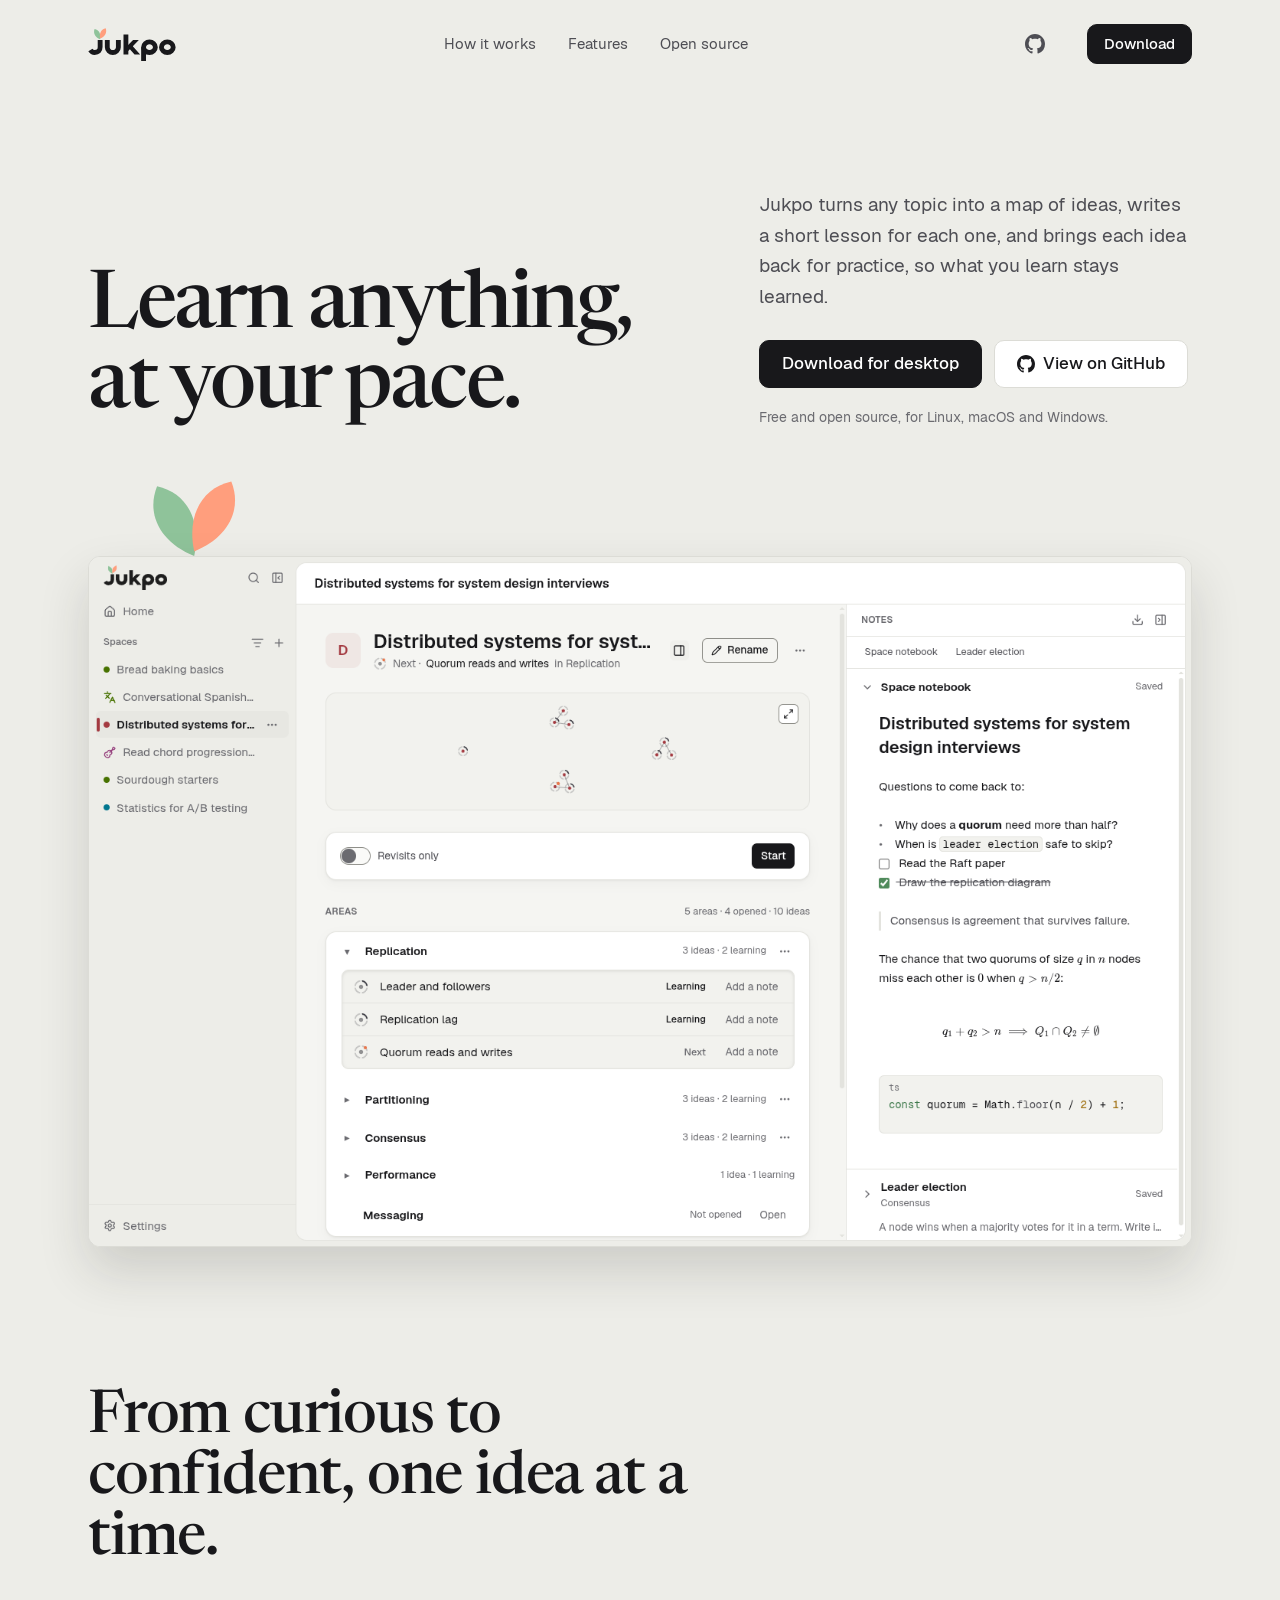
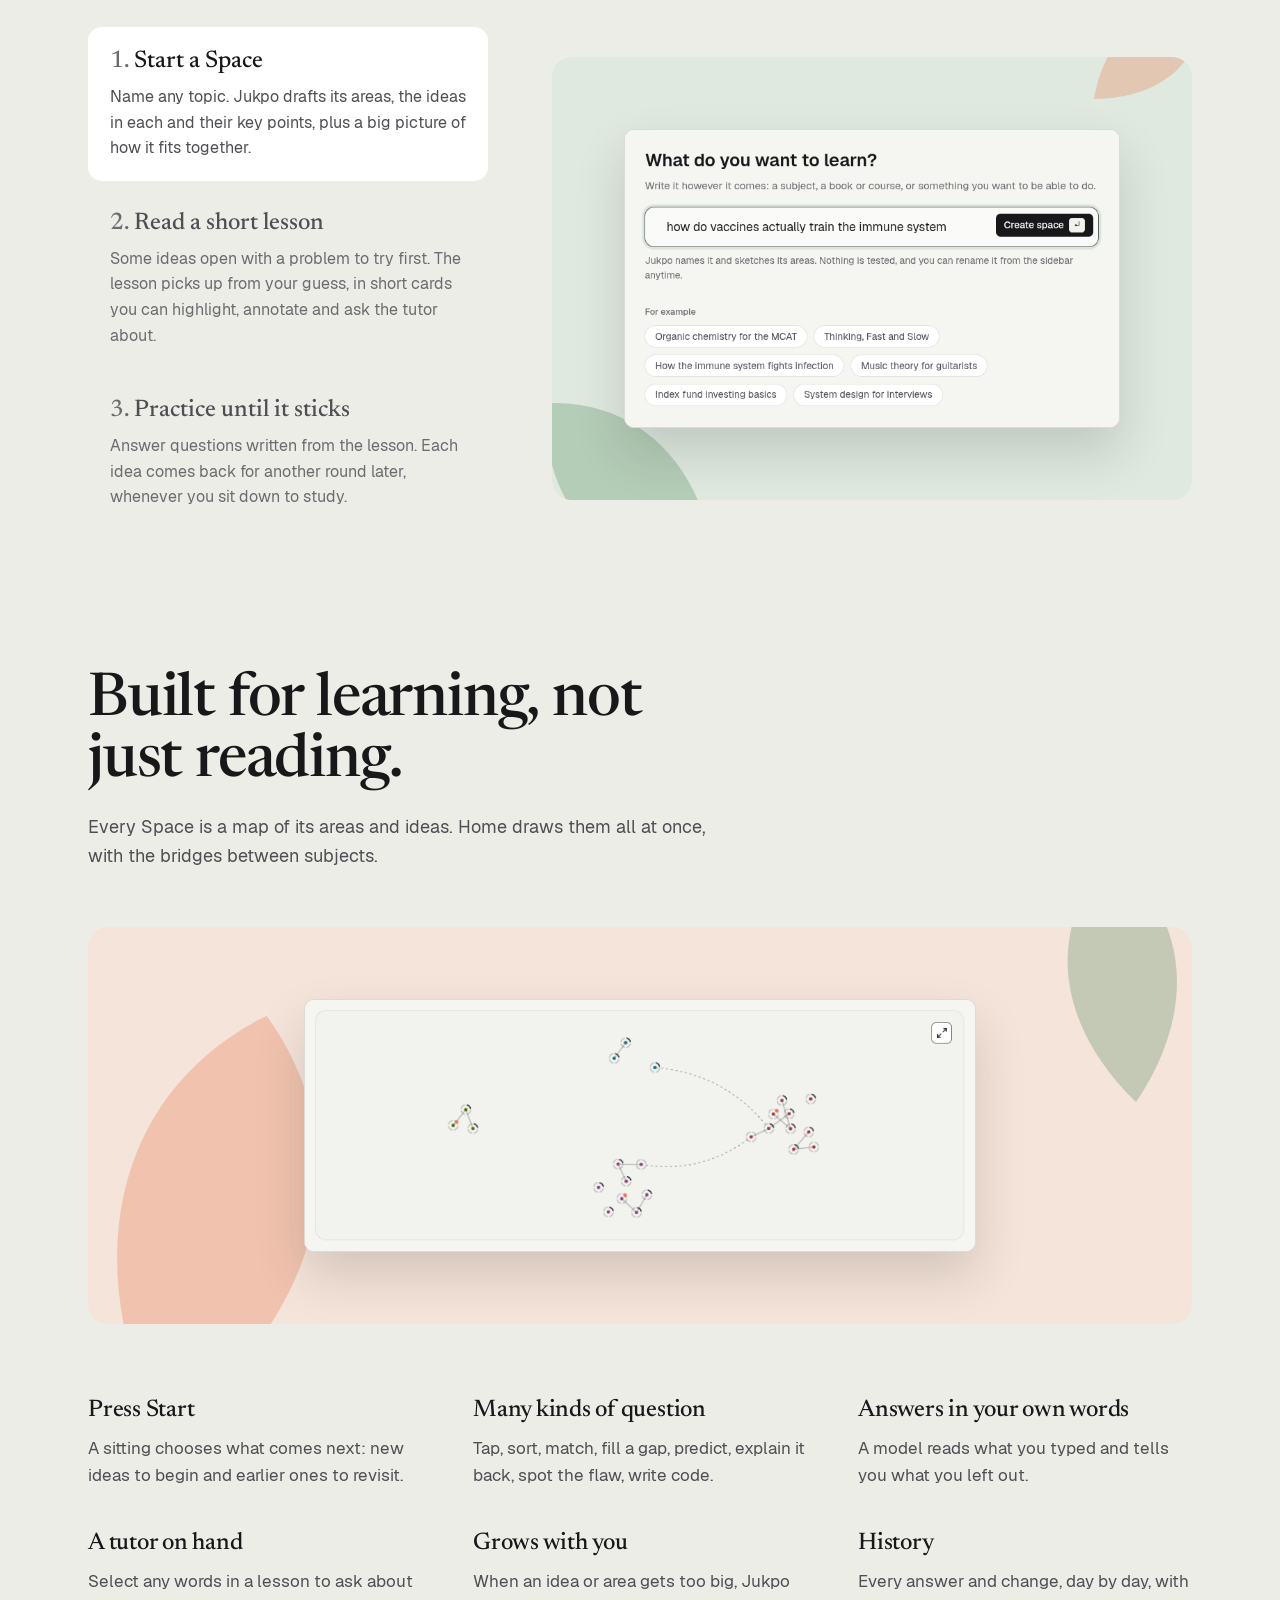
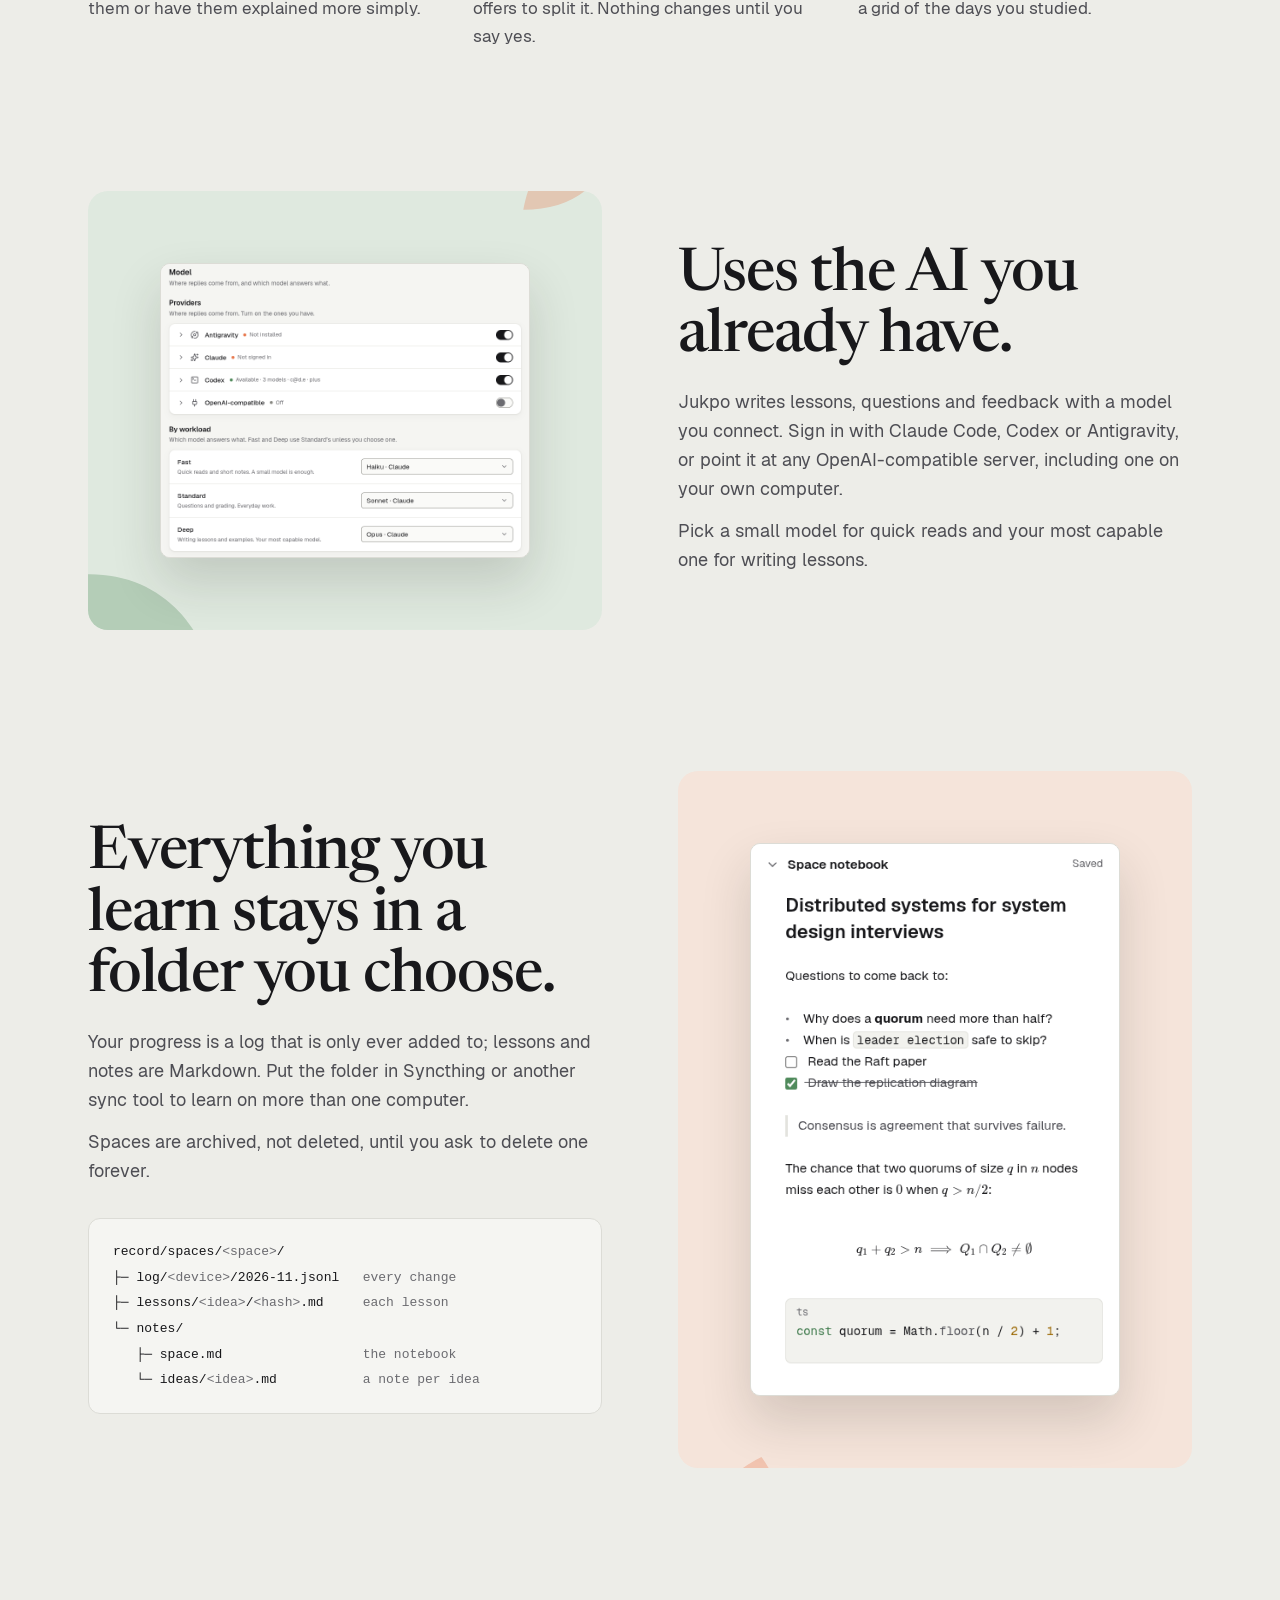
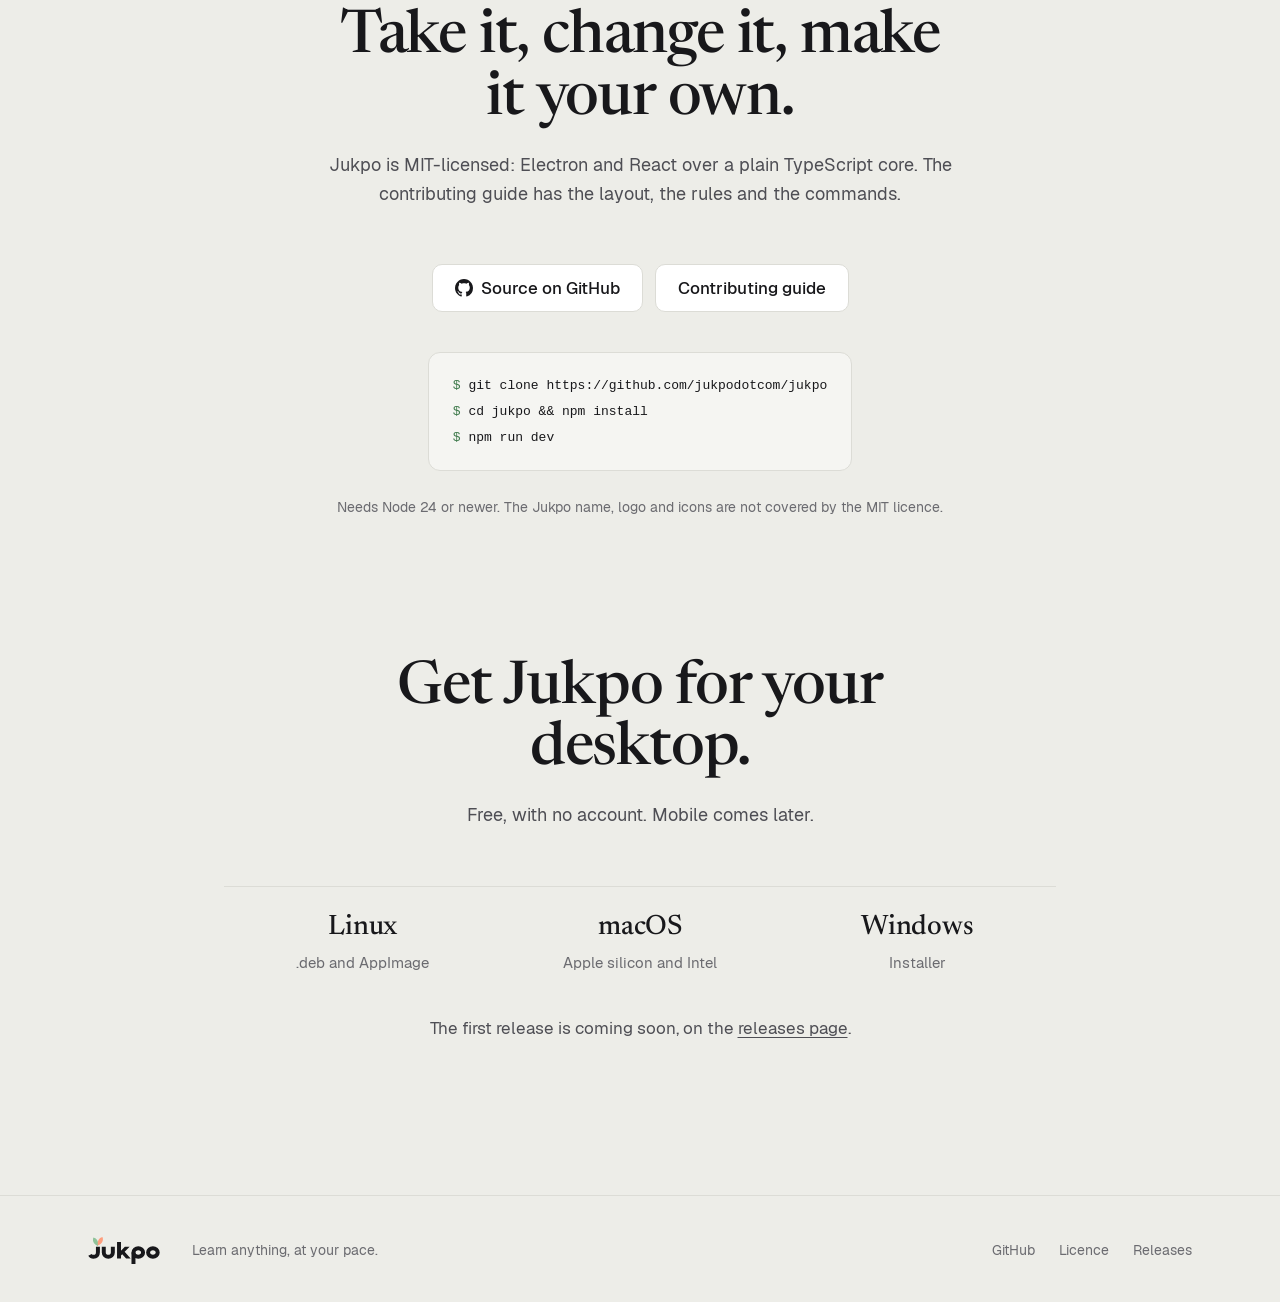
<file: index.html>
<!DOCTYPE html>
<html lang="en">
<head>
  <meta charset="UTF-8">
  <meta name="viewport" content="width=device-width, initial-scale=1.0">
  <meta name="color-scheme" content="dark light">
  <meta name="description" content="Jukpo is a free, open-source desktop app for learning anything at your pace: it maps a topic into ideas, writes a short lesson for each, and brings each idea back for practice.">
  <title>Jukpo: learn anything, at your pace</title>
  <link rel="icon" href="/favicon.ico" sizes="any">
  <link rel="icon" href="/favicon.svg" type="image/svg+xml">
  <link rel="apple-touch-icon" href="/apple-touch-icon.png">
  <link rel="preload" href="/assets/fonts/Newsreader-latin.woff2" as="font" type="font/woff2" crossorigin>
  <script>document.documentElement.classList.add("js");</script>
  <style>
    /*
     * Type: Newsreader for headings, Geist (the app's face) for everything else.
     * Both are SIL Open Font License; the licences are in /assets/fonts/.
     */
    @font-face { font-family: "Newsreader"; font-style: normal; font-weight: 400 600; font-display: swap; src: url("/assets/fonts/Newsreader-latin.woff2") format("woff2"); }
    @font-face { font-family: "Geist"; font-weight: 400; font-display: swap; src: url("/assets/fonts/Geist-Regular.woff2") format("woff2"); }
    @font-face { font-family: "Geist"; font-weight: 500; font-display: swap; src: url("/assets/fonts/Geist-Medium.woff2") format("woff2"); }
    @font-face { font-family: "Geist"; font-weight: 600; font-display: swap; src: url("/assets/fonts/Geist-SemiBold.woff2") format("woff2"); }
    @font-face { font-family: "Geist Mono"; font-weight: 400; font-display: swap; src: url("/assets/fonts/GeistMono-Regular.woff2") format("woff2"); }

    /*
     * Colours are the app's own (theme.css): Graphite by default, Paper when the system asks for light.
     * A "stage" is where a screenshot sits: a quiet field tinted by one of the mark's two leaves,
     * with the leaves themselves drawn large behind it.
     */
    :root {
      --surface: #101010;
      --page: #151515;
      --card: #1d1d1c;
      --line: #2b2b29;
      --ink: #ececec;
      --soft: #b8b7b2;
      --faint: #94938e;
      --primary: #ececec;
      --primary-ink: #111111;
      --sage: #8fc39a;
      --sage-ink: #8fc39a;
      --peach: #ff9e7d;
      --stage-sage: #172019;
      --stage-peach: #231a16;
      --leaf-mix: 20%;
      --shot-shadow: 0 24px 60px rgb(0 0 0 / .45);
      --serif: "Newsreader", ui-serif, Georgia, serif;
      --sans: "Geist", ui-sans-serif, system-ui, sans-serif;
      --mono: "Geist Mono", ui-monospace, monospace;
      --wide: 74rem;
    }
    @media (prefers-color-scheme: light) {
      :root {
        --surface: #edede8;
        --page: #f5f5f2;
        --card: #ffffff;
        --line: #dcdcd6;
        --ink: #18181b;
        --soft: #4e4e54;
        --faint: #6b6b70;
        --primary: #18181b;
        --primary-ink: #ffffff;
        --sage: #4f8a5b;
        --sage-ink: #3f7a4c;
        --peach: #e8774c;
        --stage-sage: #dfe9df;
        --stage-peach: #f5e4da;
        --leaf-mix: 30%;
        --shot-shadow: 0 24px 50px rgb(40 40 30 / .16);
      }
    }

    * { box-sizing: border-box; }
    body {
      margin: 0;
      background: var(--surface);
      color: var(--ink);
      font: 1.0625rem/1.6 var(--sans);
      -webkit-font-smoothing: antialiased;
    }
    a { color: inherit; text-underline-offset: .2em; }
    :focus-visible { outline: 2px solid var(--sage-ink); outline-offset: 3px; border-radius: 4px; }
    img { display: block; width: 100%; height: auto; }
    picture { display: block; }
    .wrap { width: 100%; max-width: var(--wide); margin: 0 auto; padding: 0 clamp(1.25rem, 4vw, 2.5rem); }
    .skip { position: absolute; left: -999px; }
    .skip:focus { left: 1rem; top: 1rem; z-index: 10; background: var(--card); padding: .5rem .75rem; }

    h1, h2, h3 { margin: 0; font-family: var(--serif); font-weight: 500; }
    h1 { font-size: clamp(2.75rem, 6.6vw, 5rem); line-height: 1; letter-spacing: -0.03em; }
    h2 { font-size: clamp(2.25rem, 5vw, 3.75rem); line-height: 1.02; letter-spacing: -0.02em; }
    h3 { font-size: 1.5rem; line-height: 1.2; letter-spacing: -0.01em; }
    section { padding: clamp(5rem, 11vw, 9rem) 0 0; }
    .head { max-width: 40rem; margin-bottom: clamp(2.5rem, 5vw, 3.5rem); }
    .head p, .text p { margin: 1.25rem 0 0; color: var(--soft); font-size: 1.125rem; }
    .center { text-align: center; }
    .center .head { margin-inline: auto; }

    .btn {
      display: inline-flex; align-items: center; justify-content: center; gap: .5rem;
      height: 3rem; padding: 0 1.375rem; border-radius: 10px;
      border: 1px solid var(--line); background: var(--card); color: var(--ink);
      font-weight: 500; text-decoration: none;
    }
    .btn:hover { border-color: var(--faint); }
    .btn.primary { background: var(--primary); border-color: var(--primary); color: var(--primary-ink); }
    .btn.primary:hover { opacity: .9; }
    .btn svg { width: 1.125rem; height: 1.125rem; fill: currentColor; }
    .actions { display: flex; flex-wrap: wrap; gap: .75rem; margin-top: 2rem; }
    .center .actions { justify-content: center; }

    /* Header */
    header .wrap { display: flex; align-items: center; gap: 2rem; height: 5.5rem; }
    .brand svg { display: block; width: 5.5rem; height: auto; fill: var(--ink); }
    header nav { display: flex; gap: 2rem; margin: 0 auto; font-size: .9375rem; }
    header nav a { color: var(--soft); text-decoration: none; }
    header nav a:hover { color: var(--ink); }
    header .btn { height: 2.5rem; padding: 0 1rem; font-size: .9375rem; }
    .github { display: inline-grid; place-items: center; width: 2.5rem; height: 2.5rem; color: var(--soft); }
    .github:hover { color: var(--ink); }
    .github svg { width: 1.25rem; height: 1.25rem; fill: currentColor; }
    @media (max-width: 52rem) { header nav { display: none; } header .github { margin-left: auto; } }

    /* Hero: the headline on the left, what it means on the right, then the app itself with the mark's leaves growing out of it. */
    .hero { padding-top: clamp(3rem, 8vw, 6.5rem); }
    .hero-top { display: grid; grid-template-columns: minmax(0, 7fr) minmax(0, 5fr); gap: 2rem clamp(2rem, 5vw, 4.5rem); align-items: end; }
    .hero .lead { max-width: 30rem; margin: 0; color: var(--soft); font-size: clamp(1.0625rem, 1.6vw, 1.1875rem); }
    .hero .actions { margin-top: 1.75rem; }
    .hero .note { margin: 1.125rem 0 0; color: var(--faint); font-size: .875rem; }
    @media (max-width: 56rem) { .hero-top { grid-template-columns: minmax(0, 1fr); } }
    .window { position: relative; isolation: isolate; margin-top: clamp(4.5rem, 10vw, 8rem); }
    .window .sprout { position: absolute; z-index: -1; left: 5%; bottom: calc(100% - 3px); width: clamp(3.5rem, 8vw, 6.5rem); height: auto; aspect-ratio: 44 / 35; }
    .window .shot { border-radius: 12px; }

    /* A stage and the screenshot on it */
    .stage {
      position: relative; isolation: isolate; overflow: hidden;
      display: grid; place-items: center;
      padding: clamp(1.25rem, 6vw, 4.5rem);
      border-radius: 20px;
      background: var(--stage-sage);
      --leaf: color-mix(in srgb, var(--sage) var(--leaf-mix), var(--stage-sage));
      --leaf-2: color-mix(in srgb, var(--peach) var(--leaf-mix), var(--stage-sage));
    }
    .stage.peach {
      background: var(--stage-peach);
      --leaf: color-mix(in srgb, var(--peach) var(--leaf-mix), var(--stage-peach));
      --leaf-2: color-mix(in srgb, var(--sage) var(--leaf-mix), var(--stage-peach));
    }
    .stage > svg { position: absolute; z-index: -1; height: auto; aspect-ratio: 26 / 32; pointer-events: none; }
    .stage > .l1 { width: max(30%, 9rem); left: -3%; bottom: -26%; transform: rotate(-14deg); fill: var(--leaf); }
    .stage > .l2 { width: max(17%, 5rem); right: -2%; top: -16%; transform: rotate(22deg); fill: var(--leaf-2); }
    .shot { width: 100%; border-radius: 10px; overflow: hidden; box-shadow: var(--shot-shadow); border: 1px solid var(--line); background: var(--page); }
    .shot.narrow { max-width: 42rem; }

    /* How it works: pick a step, see it */
    .tour { display: grid; grid-template-columns: minmax(0, 5fr) minmax(0, 8fr); gap: clamp(2rem, 5vw, 4rem); align-items: center; }
    .steps { list-style: none; margin: 0; padding: 0; display: grid; gap: .5rem; counter-reset: step; }
    .steps button {
      all: unset; box-sizing: border-box; display: block; width: 100%; cursor: pointer;
      padding: 1.25rem 1.375rem; border-radius: 14px; counter-increment: step;
      color: var(--faint);
    }
    .steps button:focus-visible { outline: 2px solid var(--sage-ink); outline-offset: 2px; }
    .steps .title { display: block; font: 500 1.5rem/1.2 var(--serif); color: var(--soft); }
    .steps .title::before { content: counter(step) ".  "; color: var(--faint); }
    .steps .text { display: block; margin-top: .5rem; font-size: 1rem; }
    .steps button[aria-selected="true"] { background: var(--card); color: var(--soft); }
    .steps button[aria-selected="true"] .title { color: var(--ink); }
    .steps button:hover .title { color: var(--ink); }
    .js .panel[hidden] { display: none; }
    .panels { display: grid; gap: 1.5rem; }
    @media (max-width: 56rem) { .tour { grid-template-columns: minmax(0, 1fr); } }

    /* Features */
    .features { display: grid; grid-template-columns: repeat(3, minmax(0, 1fr)); gap: 2.5rem clamp(2rem, 4vw, 3.5rem); margin-top: clamp(3rem, 6vw, 4.5rem); }
    .features p { margin: .625rem 0 0; color: var(--soft); }
    @media (max-width: 60rem) { .features { grid-template-columns: repeat(2, minmax(0, 1fr)); } }
    @media (max-width: 38rem) { .features { grid-template-columns: minmax(0, 1fr); } }

    /* Words beside a stage */
    .split { display: grid; grid-template-columns: minmax(0, 1fr) minmax(0, 1fr); gap: clamp(2.5rem, 6vw, 5rem); align-items: center; }
    .split .head { margin-bottom: 0; }
    @media (max-width: 56rem) { .split { grid-template-columns: minmax(0, 1fr); } .split .head { order: -1; } }
    .text p + p { margin-top: .875rem; }

    pre {
      margin: 2rem 0 0; overflow-x: auto; padding: 1.25rem 1.5rem;
      border: 1px solid var(--line); border-radius: 12px; background: var(--page);
      font: .8125rem/1.9 var(--mono); color: var(--ink); text-align: left;
    }
    pre .dim { color: var(--faint); }
    pre .prompt { color: var(--sage-ink); user-select: none; }
    @media (max-width: 30rem) { pre .note { display: none; } }

    .oss pre { display: inline-block; max-width: 100%; margin-top: 2.5rem; }
    .fineprint { margin: 1rem 0 0; color: var(--faint); font-size: .875rem; }

    .platforms { display: grid; grid-template-columns: repeat(3, minmax(0, 1fr)); max-width: 52rem; margin: 0 auto; border-top: 1px solid var(--line); }
    .platforms div { padding: 1.5rem 1rem 0; }
    .platforms h3 { font-size: 1.75rem; }
    .platforms p { margin: .375rem 0 0; color: var(--faint); font-size: .9375rem; }
    @media (max-width: 38rem) { .platforms { grid-template-columns: minmax(0, 1fr); } }
    .soon { margin-top: 2.5rem; color: var(--soft); }

    footer { margin-top: clamp(6rem, 12vw, 10rem); border-top: 1px solid var(--line); }
    footer .wrap { display: flex; flex-wrap: wrap; align-items: center; gap: 1rem 2rem; padding-block: 2.5rem; color: var(--faint); font-size: .875rem; }
    footer svg { display: block; width: 4.5rem; height: auto; fill: var(--ink); }
    footer ul { display: flex; flex-wrap: wrap; gap: 1.5rem; list-style: none; margin: 0 0 0 auto; padding: 0; }
    footer a { text-decoration: none; }
    footer a:hover { color: var(--ink); }
  </style>
</head>
<body>
  <a class="skip" href="#main">Skip to content</a>

  <svg width="0" height="0" style="position:absolute" aria-hidden="true">
    <symbol id="wordmark" viewBox="0 0 254 100">
      <path d="M42,37.54 L42,57.54 Q42,68.44 35.95,74.49 Q29.9,80.54 19,80.54 Q6.94,80.54 0.92,70.01 L13.08,63.07 Q15.06,66.54 19,66.54 Q24.1,66.54 26.05,64.59 Q28,62.64 28,57.54 L28,37.54 Z"/>
      <path fill="#8fc39a" d="M35,35.54 C20.58,29.73 14.2,17.72 19.04,5.52 C31.86,8.33 38.24,20.34 35,35.54 Z"/>
      <path fill="#ff9e7d" d="M35,33.54 C31.76,18.34 38.14,6.33 50.96,3.52 C55.8,15.72 49.42,27.73 35,33.54 Z"/>
      <path d="M62.65,37.54 L62.65,58.29 Q62.65,61.61 65.17,64.01 Q67.82,66.54 71.65,66.54 Q75.48,66.54 78.13,64.01 Q80.65,61.61 80.65,58.29 L80.65,37.54 L94.65,37.54 L94.65,58.29 Q94.65,67.61 87.79,74.14 Q81.08,80.54 71.65,80.54 Q62.22,80.54 55.51,74.14 Q48.65,67.61 48.65,58.29 L48.65,37.54 Z"/>
      <path d="M116.44,21.54 L116.44,79.04 L102.44,79.04 L102.44,21.54 L116.44,21.54 Z"/>
      <path d="M134.35,79.04 L120.88,64.15 L113.74,71.48 L109.44,67.29 L109.44,58.7 L130.06,37.54 L146.82,37.54 L129.27,55.54 L150.53,79.04 Z"/>
      <path d="M167.41,58.29 L167.41,99.04 L153.41,99.04 L153.41,58.29 L167.41,58.29 Z"/>
      <path d="M201.41,58.29 Q201.41,67.73 194.1,74.28 Q187.13,80.54 177.41,80.54 Q167.69,80.54 160.72,74.28 Q153.41,67.73 153.41,58.29 Q153.41,48.85 160.72,42.3 Q167.69,36.04 177.41,36.04 Q187.13,36.04 194.1,42.3 Q201.41,48.85 201.41,58.29 Z M187.41,58.29 Q187.41,55.1 184.76,52.72 Q181.77,50.04 177.41,50.04 Q173.05,50.04 170.06,52.72 Q167.41,55.1 167.41,58.29 Q167.41,61.48 170.06,63.86 Q173.05,66.54 177.41,66.54 Q181.77,66.54 184.76,63.86 Q187.41,61.48 187.41,58.29 Z"/>
      <path d="M252.98,58.29 Q252.98,67.73 245.68,74.28 Q238.7,80.54 228.98,80.54 Q219.26,80.54 212.28,74.28 Q204.98,67.73 204.98,58.29 Q204.98,48.85 212.28,42.3 Q219.26,36.04 228.98,36.04 Q238.7,36.04 245.68,42.3 Q252.98,48.85 252.98,58.29 Z M238.98,58.29 Q238.98,55.1 236.33,52.72 Q233.34,50.04 228.98,50.04 Q224.62,50.04 221.63,52.72 Q218.98,55.1 218.98,58.29 Q218.98,61.48 221.63,63.86 Q224.62,66.54 228.98,66.54 Q233.34,66.54 236.33,63.86 Q238.98,61.48 238.98,58.29 Z"/>
    </symbol>
    <!-- The mark's two leaves: together for the hero, each on its own for the stages. -->
    <symbol id="sprout" viewBox="13 2 44 35">
      <path fill="#8fc39a" d="M35,35.54 C20.58,29.73 14.2,17.72 19.04,5.52 C31.86,8.33 38.24,20.34 35,35.54 Z"/>
      <path fill="#ff9e7d" d="M35,33.54 C31.76,18.34 38.14,6.33 50.96,3.52 C55.8,15.72 49.42,27.73 35,33.54 Z"/>
    </symbol>
    <symbol id="leaf-a" viewBox="13.5 4.5 26 32"><path d="M35,35.54 C20.58,29.73 14.2,17.72 19.04,5.52 C31.86,8.33 38.24,20.34 35,35.54 Z"/></symbol>
    <symbol id="leaf-b" viewBox="30.5 2.5 26 32"><path d="M35,33.54 C31.76,18.34 38.14,6.33 50.96,3.52 C55.8,15.72 49.42,27.73 35,33.54 Z"/></symbol>
    <symbol id="github" viewBox="0 0 16 16">
      <path d="M8 0C3.58 0 0 3.58 0 8c0 3.54 2.29 6.53 5.47 7.59.4.07.55-.17.55-.38 0-.19-.01-.82-.01-1.49-2.01.37-2.53-.49-2.69-.94-.09-.23-.48-.94-.82-1.13-.28-.15-.68-.52-.01-.53.63-.01 1.08.58 1.23.82.72 1.21 1.87.87 2.33.66.07-.52.28-.87.51-1.07-1.78-.2-3.64-.89-3.64-3.95 0-.87.31-1.59.82-2.15-.08-.2-.36-1.02.08-2.12 0 0 .67-.21 2.2.82.64-.18 1.32-.27 2-.27.68 0 1.36.09 2 .27 1.53-1.04 2.2-.82 2.2-.82.44 1.1.16 1.92.08 2.12.51.56.82 1.27.82 2.15 0 3.07-1.87 3.75-3.65 3.95.29.25.54.73.54 1.48 0 1.07-.01 1.93-.01 2.2 0 .21.15.46.55.38A8.013 8.013 0 0016 8c0-4.42-3.58-8-8-8z"/>
    </symbol>
  </svg>

  <header>
    <div class="wrap">
      <a class="brand" href="/" aria-label="Jukpo home"><svg aria-hidden="true" viewBox="0 0 254 100"><use href="#wordmark"/></svg></a>
      <nav aria-label="Main">
        <a href="#how">How it works</a>
        <a href="#features">Features</a>
        <a href="#open-source">Open source</a>
      </nav>
      <a class="github" href="https://github.com/jukpodotcom/jukpo" aria-label="Jukpo on GitHub"><svg aria-hidden="true"><use href="#github"/></svg></a>
      <a class="btn primary" href="#download">Download</a>
    </div>
  </header>

  <main id="main">
    <div class="wrap hero">
      <div class="hero-top">
        <h1>Learn anything,<br>at your pace.</h1>
        <div>
          <p class="lead">Jukpo turns any topic into a map of ideas, writes a short lesson for each one, and brings each idea back for practice, so what you learn stays learned.</p>
          <div class="actions">
            <a class="btn primary" href="#download">Download for desktop</a>
            <a class="btn" href="https://github.com/jukpodotcom/jukpo"><svg aria-hidden="true"><use href="#github"/></svg>View on GitHub</a>
          </div>
          <p class="note">Free and open source, for Linux, macOS and Windows.</p>
        </div>
      </div>
      <div class="window">
        <svg class="sprout" aria-hidden="true"><use href="#sprout"/></svg>
        <div class="shot">
          <picture>
            <source srcset="/assets/screens/hero-paper.webp" media="(prefers-color-scheme: light)">
            <img src="/assets/screens/hero-graphite.webp" width="1440" height="900" alt="Jukpo showing a Space on distributed systems: its areas and ideas with how each one stands, and a notebook beside them with a checklist, a formula and a code block.">
          </picture>
        </div>
      </div>
    </div>

    <section id="how">
      <div class="wrap">
        <div class="head">
          <h2>From curious to confident, one idea at a time.</h2>
        </div>
        <div class="tour">
          <ol class="steps" role="tablist" aria-label="How it works" aria-orientation="vertical">
            <li role="presentation"><button role="tab" id="tab-start" aria-controls="panel-start" aria-selected="true"><span class="title">Start a Space</span><span class="text">Name any topic. Jukpo drafts its areas, the ideas in each and their key points, plus a big picture of how it fits together.</span></button></li>
            <li role="presentation"><button role="tab" id="tab-read" aria-controls="panel-read" aria-selected="false" tabindex="-1"><span class="title">Read a short lesson</span><span class="text">Some ideas open with a problem to try first. The lesson picks up from your guess, in short cards you can highlight, annotate and ask the tutor about.</span></button></li>
            <li role="presentation"><button role="tab" id="tab-practice" aria-controls="panel-practice" aria-selected="false" tabindex="-1"><span class="title">Practice until it sticks</span><span class="text">Answer questions written from the lesson. Each idea comes back for another round later, whenever you sit down to study.</span></button></li>
          </ol>
          <div class="panels">
            <div class="panel" role="tabpanel" id="panel-start" aria-labelledby="tab-start">
              <div class="stage">
                <svg class="l1" aria-hidden="true"><use href="#leaf-a"/></svg>
                <svg class="l2" aria-hidden="true"><use href="#leaf-b"/></svg>
                <div class="shot">
                  <picture>
                    <source srcset="/assets/screens/new-space-paper.webp" media="(prefers-color-scheme: light)">
                    <img src="/assets/screens/new-space-graphite.webp" width="710" height="426" alt="The New space page asks “What do you want to learn?”, with “how do vaccines actually train the immune system” typed in and examples below.">
                  </picture>
                </div>
              </div>
            </div>
            <div class="panel" role="tabpanel" id="panel-read" aria-labelledby="tab-read" hidden>
              <div class="stage peach">
                <svg class="l1" aria-hidden="true"><use href="#leaf-b"/></svg>
                <svg class="l2" aria-hidden="true"><use href="#leaf-a"/></svg>
                <div class="shot">
                  <picture>
                    <source srcset="/assets/screens/guess-paper.webp" media="(prefers-color-scheme: light)">
                    <img src="/assets/screens/guess-graphite.webp" width="668" height="358" loading="lazy" alt="“Your guess, and what the lesson says”: the problem “Suppose a node joins. What moves?”, the guess, and how the lesson builds on it.">
                  </picture>
                </div>
              </div>
            </div>
            <div class="panel" role="tabpanel" id="panel-practice" aria-labelledby="tab-practice" hidden>
              <div class="stage">
                <svg class="l1" aria-hidden="true"><use href="#leaf-a"/></svg>
                <svg class="l2" aria-hidden="true"><use href="#leaf-b"/></svg>
                <div class="shot">
                  <picture>
                    <source srcset="/assets/screens/practice-paper.webp" media="(prefers-color-scheme: light)">
                    <img src="/assets/screens/practice-graphite.webp" width="660" height="432" loading="lazy" alt="A multiple-choice question answered wrongly: “Not quite”, a one-line reason, and the right answer.">
                  </picture>
                </div>
              </div>
            </div>
          </div>
        </div>
      </div>
    </section>

    <section id="features">
      <div class="wrap">
        <div class="head">
          <h2>Built for learning, not just reading.</h2>
          <p>Every Space is a map of its areas and ideas. Home draws them all at once, with the bridges between subjects.</p>
        </div>
        <div class="stage peach">
          <svg class="l1" aria-hidden="true"><use href="#leaf-b"/></svg>
          <svg class="l2" aria-hidden="true"><use href="#leaf-a"/></svg>
          <div class="shot narrow">
            <picture>
              <source srcset="/assets/screens/map-paper.webp" media="(prefers-color-scheme: light)">
              <img src="/assets/screens/map-graphite.webp" width="812" height="305" loading="lazy" alt="Home’s graph: clusters of ideas in each Space’s colour, with dotted bridges between Spaces.">
            </picture>
          </div>
        </div>
        <div class="features">
          <div><h3>Press Start</h3><p>A sitting chooses what comes next: new ideas to begin and earlier ones to revisit.</p></div>
          <div><h3>Many kinds of question</h3><p>Tap, sort, match, fill a gap, predict, explain it back, spot the flaw, write code.</p></div>
          <div><h3>Answers in your own words</h3><p>A model reads what you typed and tells you what you left out.</p></div>
          <div><h3>A tutor on hand</h3><p>Select any words in a lesson to ask about them or have them explained more simply.</p></div>
          <div><h3>Grows with you</h3><p>When an idea or area gets too big, Jukpo offers to split it. Nothing changes until you say yes.</p></div>
          <div><h3>History</h3><p>Every answer and change, day by day, with a grid of the days you studied.</p></div>
        </div>
      </div>
    </section>

    <section id="models">
      <div class="wrap split">
        <div class="stage">
          <svg class="l1" aria-hidden="true"><use href="#leaf-a"/></svg>
          <svg class="l2" aria-hidden="true"><use href="#leaf-b"/></svg>
          <div class="shot">
            <picture>
              <source srcset="/assets/screens/models-paper.webp" media="(prefers-color-scheme: light)">
              <img src="/assets/screens/models-graphite.webp" width="846" height="676" loading="lazy" alt="Settings › Model: providers Antigravity, Claude, Codex and OpenAI-compatible with a switch each, and a model chosen for Fast, Standard and Deep work.">
            </picture>
          </div>
        </div>
        <div class="head text">
          <h2>Uses the AI you already have.</h2>
          <p>Jukpo writes lessons, questions and feedback with a model you connect. Sign in with Claude Code, Codex or Antigravity, or point it at any OpenAI-compatible server, including one on your own computer.</p>
          <p>Pick a small model for quick reads and your most capable one for writing lessons.</p>
        </div>
      </div>
    </section>

    <section id="data">
      <div class="wrap split">
        <div class="head text">
          <h2>Everything you learn stays in a folder you choose.</h2>
          <p>Your progress is a log that is only ever added to; lessons and notes are Markdown. Put the folder in Syncthing or another sync tool to learn on more than one computer.</p>
          <p>Spaces are archived, not deleted, until you ask to delete one forever.</p>
          <pre tabindex="0" aria-label="How one Space is laid out in the record folder"><code>record/spaces/<span class="dim">&lt;space&gt;</span>/
├─ log/<span class="dim">&lt;device&gt;</span>/2026-11.jsonl<span class="dim note">   every change</span>
├─ lessons/<span class="dim">&lt;idea&gt;</span>/<span class="dim">&lt;hash&gt;</span>.md<span class="dim note">     each lesson</span>
└─ notes/
   ├─ space.md<span class="dim note">                  the notebook</span>
   └─ ideas/<span class="dim">&lt;idea&gt;</span>.md<span class="dim note">           a note per idea</span></code></pre>
        </div>
        <div class="stage peach">
          <svg class="l1" aria-hidden="true"><use href="#leaf-b"/></svg>
          <svg class="l2" aria-hidden="true"><use href="#leaf-a"/></svg>
          <div class="shot" style="max-width: 24rem">
            <picture>
              <source srcset="/assets/screens/notes-paper.webp" media="(prefers-color-scheme: light)">
              <img src="/assets/screens/notes-graphite.webp" width="430" height="644" loading="lazy" alt="A Space notebook with a list of questions, a checklist, a quote, a formula and a line of TypeScript.">
            </picture>
          </div>
        </div>
      </div>
    </section>

    <section id="open-source" class="oss">
      <div class="wrap center">
        <div class="head">
          <h2>Take it, change it, make it your own.</h2>
          <p>Jukpo is MIT-licensed: Electron and React over a plain TypeScript core. The contributing guide has the layout, the rules and the commands.</p>
        </div>
        <div class="actions">
          <a class="btn" href="https://github.com/jukpodotcom/jukpo"><svg aria-hidden="true"><use href="#github"/></svg>Source on GitHub</a>
          <a class="btn" href="https://github.com/jukpodotcom/jukpo/blob/main/CONTRIBUTING.md">Contributing guide</a>
        </div>
        <pre tabindex="0" aria-label="Run Jukpo from source"><code><span class="prompt">$ </span>git clone https://github.com/jukpodotcom/jukpo
<span class="prompt">$ </span>cd jukpo && npm install
<span class="prompt">$ </span>npm run dev</code></pre>
        <p class="fineprint">Needs Node 24 or newer. The Jukpo name, logo and icons are not covered by the MIT licence.</p>
      </div>
    </section>

    <section id="download">
      <div class="wrap center">
        <div class="head">
          <h2>Get Jukpo for your desktop.</h2>
          <p>Free, with no account. Mobile comes later.</p>
        </div>
        <div class="platforms">
          <div><h3>Linux</h3><p>.deb and AppImage</p></div>
          <div><h3>macOS</h3><p>Apple silicon and Intel</p></div>
          <div><h3>Windows</h3><p>Installer</p></div>
        </div>
        <p class="soon">The first release is coming soon, on the <a href="https://github.com/jukpodotcom/jukpo/releases">releases page</a>.</p>
      </div>
    </section>
  </main>

  <footer>
    <div class="wrap">
      <svg role="img" aria-label="Jukpo" viewBox="0 0 254 100"><use href="#wordmark"/></svg>
      <span>Learn anything, at your pace.</span>
      <ul>
        <li><a href="https://github.com/jukpodotcom/jukpo">GitHub</a></li>
        <li><a href="https://github.com/jukpodotcom/jukpo/blob/main/LICENSE">Licence</a></li>
        <li><a href="https://github.com/jukpodotcom/jukpo/releases">Releases</a></li>
      </ul>
    </div>
  </footer>

  <script>
    // How it works: the steps are tabs. Arrow keys move between them; the picked one shows its screenshot.
    const tabs = [...document.querySelectorAll('.steps [role="tab"]')];
    const pick = (tab) => {
      for (const t of tabs) {
        const on = t === tab;
        t.setAttribute("aria-selected", on);
        t.tabIndex = on ? 0 : -1;
        document.getElementById(t.getAttribute("aria-controls")).hidden = !on;
      }
    };
    for (const tab of tabs) {
      tab.addEventListener("click", () => pick(tab));
      tab.addEventListener("keydown", (e) => {
        const i = tabs.indexOf(tab);
        const to = { ArrowDown: i + 1, ArrowRight: i + 1, ArrowUp: i - 1, ArrowLeft: i - 1, Home: 0, End: tabs.length - 1 }[e.key];
        if (to === undefined) return;
        e.preventDefault();
        const next = tabs[(to + tabs.length) % tabs.length];
        pick(next);
        next.focus();
      });
    }
  </script>
</body>
</html>
</file>
